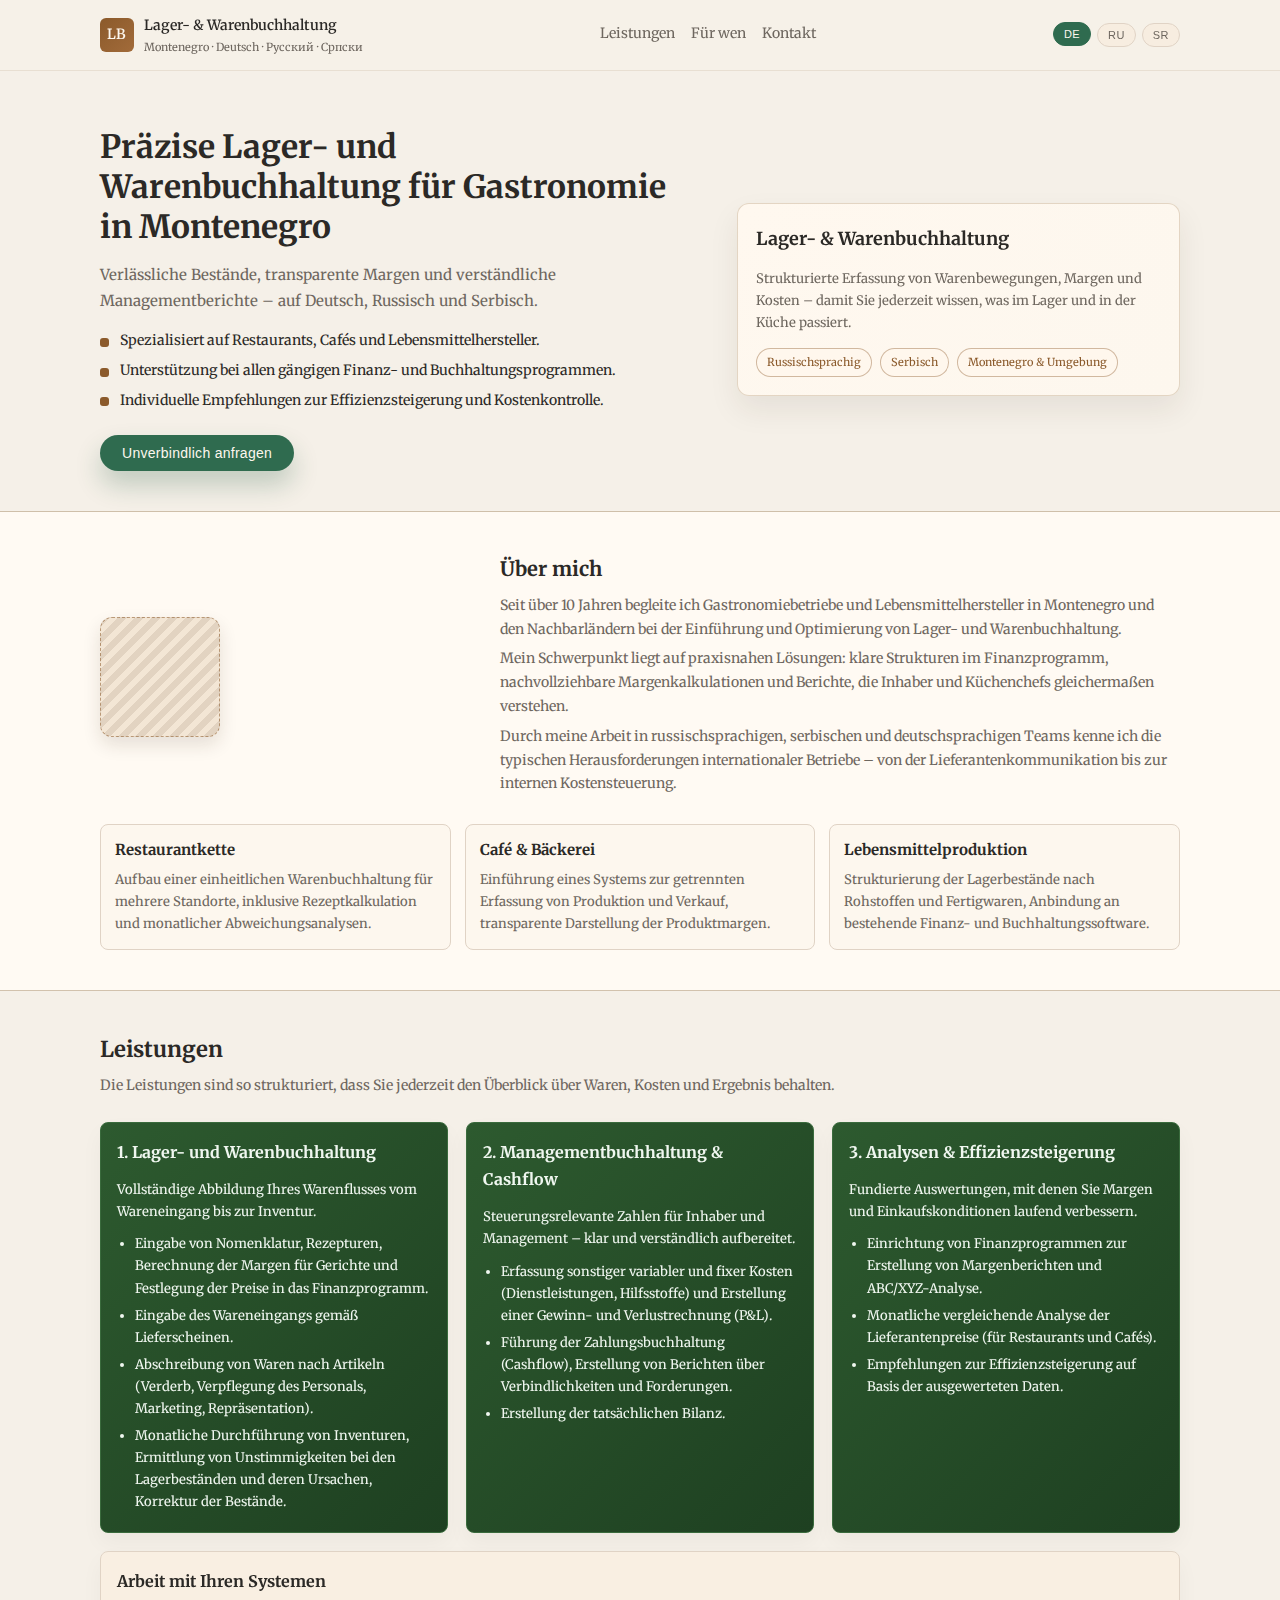
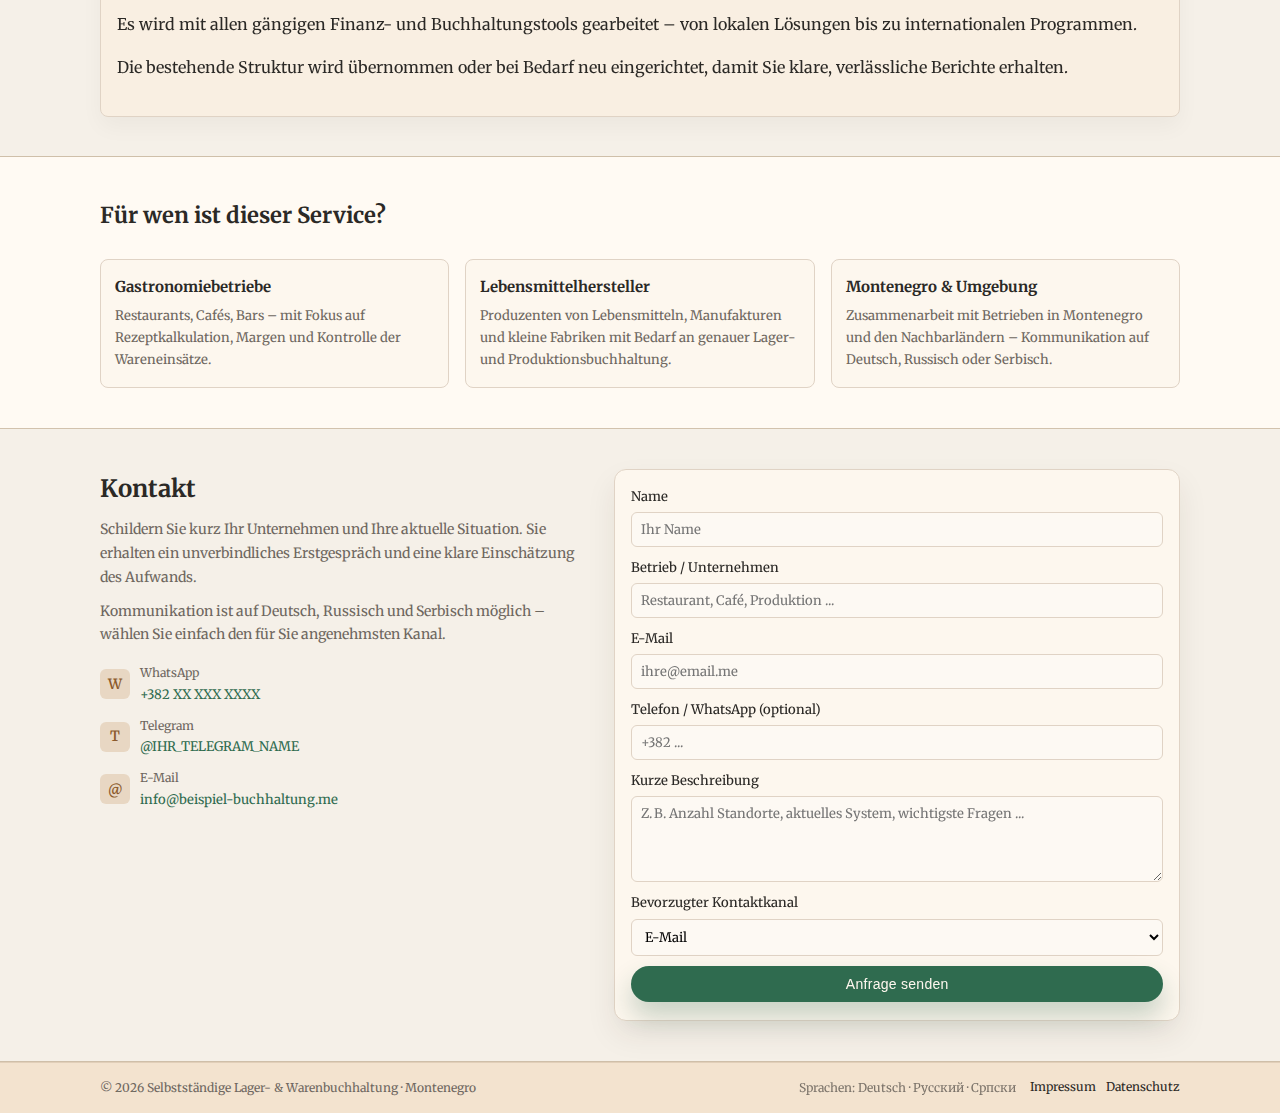
<file: index.html>
<!DOCTYPE html>
<html lang="de">
<head>
    <link rel="preconnect" href="https://fonts.googleapis.com">
<link rel="preconnect" href="https://fonts.gstatic.com" crossorigin>
<link href="https://fonts.googleapis.com/css2?family=Merriweather:ital,wght@0,300;0,400;0,700;0,900;1,300;1,400;1,700;1,900&display=swap" rel="stylesheet">
    <meta charset="UTF-8">
    <title>Lager- & Warenbuchhaltung – Montenegro</title>
    <meta name="viewport" content="width=device-width, initial-scale=1">
    <meta name="description" content="Selbstständige Buchhaltung für Lager- und Warenbuchhaltung, Managementbuchhaltung und Analysen für Gastronomiebetriebe und Lebensmittelhersteller in Montenegro – Deutsch, Russisch & Serbisch.">
    <link rel="stylesheet" href="style.css">
</head>
<body>
<header class="site-header">
    <div class="container header-inner">
        <div class="logo">
            <div class="logo-mark">LB</div>
            <div class="logo-text">
                <span class="logo-title" data-i18n="logoTitle">Lager- &amp; Warenbuchhaltung</span>
                <span class="logo-subtitle" data-i18n="logoSubtitle">Montenegro · Deutsch · Русский · Српски</span>
            </div>
        </div>
        <nav class="main-nav">
            <a href="#leistungen" data-i18n="navServices">Leistungen</a>
            <a href="#branchen" data-i18n="navIndustries">Für wen</a>
            <a href="#kontakt" data-i18n="navContact">Kontakt</a>
        </nav>
        <div class="lang-switch">
            <button class="lang-btn active" data-lang="de">DE</button>
            <button class="lang-btn" data-lang="ru">RU</button>
            <button class="lang-btn" data-lang="sr">SR</button>
        </div>
    </div>
</header>

<main class="main-wrapper">
    <!-- HERO -->
    <section class="hero">
        <div class="container hero-inner">
            <div class="hero-text">
                <h1 data-i18n="heroTitle">
                    Präzise Lager- und Warenbuchhaltung für Gastronomie in Montenegro
                </h1>
                <p class="hero-subtitle" data-i18n="heroSubtitle">
                    Verlässliche Bestände, transparente Margen und verständliche Managementberichte – auf Deutsch, Russisch und Serbisch.
                </p>
                <ul class="hero-points">
                    <li data-i18n="heroPoint1">Spezialisiert auf Restaurants, Cafés und Lebensmittelhersteller.</li>
                    <li data-i18n="heroPoint2">Unterstützung bei allen gängigen Finanz- und Buchhaltungsprogrammen.</li>
                    <li data-i18n="heroPoint3">Individuelle Empfehlungen zur Effizienzsteigerung und Kostenkontrolle.</li>
                </ul>
                <button class="btn btn-primary" id="hero-cta" data-i18n="heroCta">
                    Unverbindlich anfragen
                </button>
            </div>
            <div class="hero-panel">
                <div class="hero-card">
                    <h2 data-i18n="heroCardTitle">Lager- &amp; Warenbuchhaltung</h2>
                    <p data-i18n="heroCardText">
                        Strukturierte Erfassung von Warenbewegungen, Margen und Kosten – damit Sie jederzeit wissen,
                        was im Lager und in der Küche passiert.
                    </p>
                    <div class="hero-badges">
                        <span class="badge" data-i18n="heroBadge1">Russischsprachig</span>
                        <span class="badge" data-i18n="heroBadge2">Serbisch</span>
                        <span class="badge" data-i18n="heroBadge3">Montenegro &amp; Umgebung</span>
                    </div>
                </div>
            </div>
        </div>
    </section>
         <!-- PORTFOLIO / ÜBER MICH -->
    <!-- PORTFOLIO / ÜBER MICH -->
<section id="portfolio" class="section section-alt">
    <div class="container portfolio-layout">
        <div class="profile-card">
            <div class="profile-photo" aria-label="Platzhalter für Profilbild"></div>
            <!-- Später echtes Bild einfügen:
            <img src="img/profil.jpg" alt="Profilfoto ..." class="profile-photo-img">
            -->
            <div class="profile-text">
                <h2 data-i18n="aboutTitle">Über mich</h2>
                <p data-i18n="aboutP1">
                    Seit über 10&nbsp;Jahren begleite ich Gastronomiebetriebe und Lebensmittelhersteller
                    in Montenegro und den Nachbarländern bei der Einführung und Optimierung von Lager-
                    und Warenbuchhaltung.
                </p>
                <p data-i18n="aboutP2">
                    Mein Schwerpunkt liegt auf praxisnahen Lösungen: klare Strukturen im Finanzprogramm,
                    nachvollziehbare Margenkalkulationen und Berichte, die Inhaber und Küchenchefs
                    gleichermaßen verstehen.
                </p>
                <p data-i18n="aboutP3">
                    Durch meine Arbeit in russischsprachigen, serbischen und deutschsprachigen Teams
                    kenne ich die typischen Herausforderungen internationaler Betriebe – von der
                    Lieferantenkommunikation bis zur internen Kostensteuerung.
                </p>
            </div>
        </div>

        <div class="portfolio-grid">
            <article class="portfolio-item">
                <h3 data-i18n="portfolio1Title">Restaurantkette</h3>
                <p data-i18n="portfolio1Text">
                    Aufbau einer einheitlichen Warenbuchhaltung für mehrere Standorte, inklusive
                    Rezeptkalkulation und monatlicher Abweichungsanalysen.
                </p>
            </article>
            <article class="portfolio-item">
                <h3 data-i18n="portfolio2Title">Café &amp; Bäckerei</h3>
                <p data-i18n="portfolio2Text">
                    Einführung eines Systems zur getrennten Erfassung von Produktion und Verkauf,
                    transparente Darstellung der Produktmargen.
                </p>
            </article>
            <article class="portfolio-item">
                <h3 data-i18n="portfolio3Title">Lebensmittelproduktion</h3>
                <p data-i18n="portfolio3Text">
                    Strukturierung der Lagerbestände nach Rohstoffen und Fertigwaren, Anbindung an
                    bestehende Finanz- und Buchhaltungssoftware.
                </p>
            </article>
        </div>
    </div>
</section>

    <!-- LEISTUNGEN -->
    <section id="leistungen" class="section">
        <div class="container">
            <header class="section-header">
                <h2 data-i18n="servicesTitle">Leistungen</h2>
                <p data-i18n="servicesIntro">
                    Die Leistungen sind so strukturiert, dass Sie jederzeit den Überblick über Waren, Kosten und Ergebnis behalten.
                </p>
            </header>

            <div class="cards-grid">
                <!-- Lager- und Warenbuchhaltung -->
                <article class="card card-service">
                    <h3 data-i18n="card1Title">1. Lager- und Warenbuchhaltung</h3>
                    <p class="card-intro" data-i18n="card1Intro">
                        Vollständige Abbildung Ihres Warenflusses vom Wareneingang bis zur Inventur.
                    </p>
                    <ul class="card-list">
                        <li data-i18n="card1Item1">
                            Eingabe von Nomenklatur, Rezepturen, Berechnung der Margen für Gerichte
                            und Festlegung der Preise in das Finanzprogramm.
                        </li>
                        <li data-i18n="card1Item2">
                            Eingabe des Wareneingangs gemäß Lieferscheinen.
                        </li>
                        <li data-i18n="card1Item3">
                            Abschreibung von Waren nach Artikeln (Verderb, Verpflegung des Personals, Marketing, Repräsentation).
                        </li>
                        <li data-i18n="card1Item4">
                            Monatliche Durchführung von Inventuren, Ermittlung von Unstimmigkeiten bei den Lagerbeständen
                            und deren Ursachen, Korrektur der Bestände.
                        </li>
                    </ul>
                </article>

                <!-- Managementbuchhaltung & Cashflow -->
                <article class="card card-service">
                    <h3 data-i18n="card2Title">2. Managementbuchhaltung &amp; Cashflow</h3>
                    <p class="card-intro" data-i18n="card2Intro">
                        Steuerungsrelevante Zahlen für Inhaber und Management – klar und verständlich aufbereitet.
                    </p>
                    <ul class="card-list">
                        <li data-i18n="card2Item1">
                            Erfassung sonstiger variabler und fixer Kosten (Dienstleistungen, Hilfsstoffe)
                            und Erstellung einer Gewinn- und Verlustrechnung (P&amp;L).
                        </li>
                        <li data-i18n="card2Item2">
                            Führung der Zahlungsbuchhaltung (Cashflow), Erstellung von Berichten
                            über Verbindlichkeiten und Forderungen.
                        </li>
                        <li data-i18n="card2Item3">
                            Erstellung der tatsächlichen Bilanz.
                        </li>
                    </ul>
                </article>

                <!-- Analysen & Optimierung -->
                <article class="card card-service">
                    <h3 data-i18n="card3Title">3. Analysen &amp; Effizienzsteigerung</h3>
                    <p class="card-intro" data-i18n="card3Intro">
                        Fundierte Auswertungen, mit denen Sie Margen und Einkaufskonditionen laufend verbessern.
                    </p>
                    <ul class="card-list">
                        <li data-i18n="card3Item1">
                            Einrichtung von Finanzprogrammen zur Erstellung von Margenberichten und ABC/XYZ-Analyse.
                        </li>
                        <li data-i18n="card3Item2">
                            Monatliche vergleichende Analyse der Lieferantenpreise (für Restaurants und Cafés).
                        </li>
                        <li data-i18n="card3Item3">
                            Empfehlungen zur Effizienzsteigerung auf Basis der ausgewerteten Daten.
                        </li>
                    </ul>
                </article>

                <!-- Tools -->
                <article class="card card-soft">
                    <h3 data-i18n="card4Title">Arbeit mit Ihren Systemen</h3>
                    <p data-i18n="card4Text1">
                        Es wird mit allen gängigen Finanz- und Buchhaltungstools gearbeitet – von lokalen Lösungen
                        bis zu internationalen Programmen.
                    </p>
                    <p data-i18n="card4Text2">
                        Die bestehende Struktur wird übernommen oder bei Bedarf neu eingerichtet, damit Sie klare,
                        verlässliche Berichte erhalten.
                    </p>
                </article>
            </div>
        </div>
    </section>

    <!-- BRANCHEN -->
    <section id="branchen" class="section section-alt">
        <div class="container">
            <header class="section-header">
                <h2 data-i18n="industriesTitle">Für wen ist dieser Service?</h2>
            </header>
            <div class="industries-grid">
                <article class="industry-card">
                    <h3 data-i18n="industry1Title">Gastronomiebetriebe</h3>
                    <p data-i18n="industry1Text">
                        Restaurants, Cafés, Bars – mit Fokus auf Rezeptkalkulation, Margen und Kontrolle der Wareneinsätze.
                    </p>
                </article>
                <article class="industry-card">
                    <h3 data-i18n="industry2Title">Lebensmittelhersteller</h3>
                    <p data-i18n="industry2Text">
                        Produzenten von Lebensmitteln, Manufakturen und kleine Fabriken mit Bedarf an genauer
                        Lager- und Produktionsbuchhaltung.
                    </p>
                </article>
                <article class="industry-card">
                    <h3 data-i18n="industry3Title">Montenegro &amp; Umgebung</h3>
                    <p data-i18n="industry3Text">
                        Zusammenarbeit mit Betrieben in Montenegro und den Nachbarländern – Kommunikation
                        auf Deutsch, Russisch oder Serbisch.
                    </p>
                </article>
            </div>
        </div>
    </section>

    <!-- KONTAKT -->
    <section id="kontakt" class="section">
        <div class="container contact-layout">
            <div class="contact-text">
                <h2 data-i18n="contactTitle">Kontakt</h2>
                <p data-i18n="contactIntro1">
                    Schildern Sie kurz Ihr Unternehmen und Ihre aktuelle Situation. Sie erhalten ein unverbindliches
                    Erstgespräch und eine klare Einschätzung des Aufwands.
                </p>
                <p data-i18n="contactIntro2">
                    Kommunikation ist auf Deutsch, Russisch und Serbisch möglich – wählen Sie einfach den für Sie
                    angenehmsten Kanal.
                </p>

                <div class="contact-channels">
                    <div class="channel">
                        <div class="channel-icon">W</div>
                        <div class="channel-body">
                            <div class="channel-label">WhatsApp</div>
                            <a href="https://wa.me/382XXXXXXXXX" class="channel-link">
                                +382 XX XXX XXXX
                            </a>
                        </div>
                    </div>
                    <div class="channel">
                        <div class="channel-icon">T</div>
                        <div class="channel-body">
                            <div class="channel-label">Telegram</div>
                            <a href="https://t.me/IHR_TELEGRAM_NAME" class="channel-link">
                                @IHR_TELEGRAM_NAME
                            </a>
                        </div>
                    </div>
                    <div class="channel">
                        <div class="channel-icon">@</div>
                        <div class="channel-body">
                            <div class="channel-label">E‑Mail</div>
                            <a href="mailto:info@beispiel-buchhaltung.me" class="channel-link">
                                info@beispiel-buchhaltung.me
                            </a>
                        </div>
                    </div>
                </div>
            </div>

            <div class="contact-form-wrapper">
                <form
                    class="contact-form"
                    action="https://api.staticforms.xyz/submit"
                    method="post"
                >
                    <!-- StaticForms: bitte AccessKey & Redirect-URL ersetzen -->
                    <input type="hidden" name="accessKey" value="YOUR_STATICFORMS_ACCESS_KEY">
                    <input type="hidden" name="redirectTo" value="https://ihre-domain.me/danke.html">

                    <div class="form-row">
                        <label for="name" data-i18n="formNameLabel">Name</label>
                        <input type="text" id="name" name="name" required
                               placeholder="Ihr Name" data-i18n-placeholder="formNamePlaceholder">
                    </div>

                    <div class="form-row">
                        <label for="company" data-i18n="formCompanyLabel">Betrieb / Unternehmen</label>
                        <input type="text" id="company" name="company"
                               placeholder="Restaurant, Café, Produktion ..." data-i18n-placeholder="formCompanyPlaceholder">
                    </div>

                    <div class="form-row">
                        <label for="email" data-i18n="formEmailLabel">E‑Mail</label>
                        <input type="email" id="email" name="email" required
                               placeholder="ihre@email.me" data-i18n-placeholder="formEmailPlaceholder">
                    </div>

                    <div class="form-row">
                        <label for="phone" data-i18n="formPhoneLabel">Telefon / WhatsApp (optional)</label>
                        <input type="tel" id="phone" name="phone"
                               placeholder="+382 ..." data-i18n-placeholder="formPhonePlaceholder">
                    </div>

                    <div class="form-row">
                        <label for="message" data-i18n="formMessageLabel">Kurze Beschreibung</label>
                        <textarea id="message" name="message" rows="4" required
                                  placeholder="Z. B. Anzahl Standorte, aktuelles System, wichtigste Fragen ..."
                                  data-i18n-placeholder="formMessagePlaceholder"></textarea>
                    </div>

                    <div class="form-row">
                        <label for="channel" data-i18n="formChannelLabel">Bevorzugter Kontaktkanal</label>
                        <select id="channel" name="channel">
                            <option value="email" data-i18n="formChannelEmail">E‑Mail</option>
                            <option value="whatsapp" data-i18n="formChannelWhatsApp">WhatsApp</option>
                            <option value="telegram" data-i18n="formChannelTelegram">Telegram</option>
                            <option value="phone" data-i18n="formChannelPhone">Telefon</option>
                        </select>
                    </div>

                    <button type="submit" class="btn btn-primary" data-i18n="formSubmit">
                        Anfrage senden
                    </button>
                </form>
            </div>
        </div>
    </section>
</main>

<!-- FOOTER -->
<footer class="site-footer">
    <div class="container footer-inner">
        <span>
            &copy; <span id="year"></span>
            <span data-i18n="footerName">Selbstständige Lager- &amp; Warenbuchhaltung · Montenegro</span>
        </span>
        <div class="footer-right">
            <span class="footer-lang-note" data-i18n="footerLanguages">
                Sprachen: Deutsch · Русский · Српски
            </span>
            <nav class="footer-links">
                <a href="impressum.html">Impressum</a>
                <a href="datenschutz.html">Datenschutz</a>
            </nav>
        </div>
    </div>
</footer>


<script src="script.js"></script>
</body>
</html>
</file>
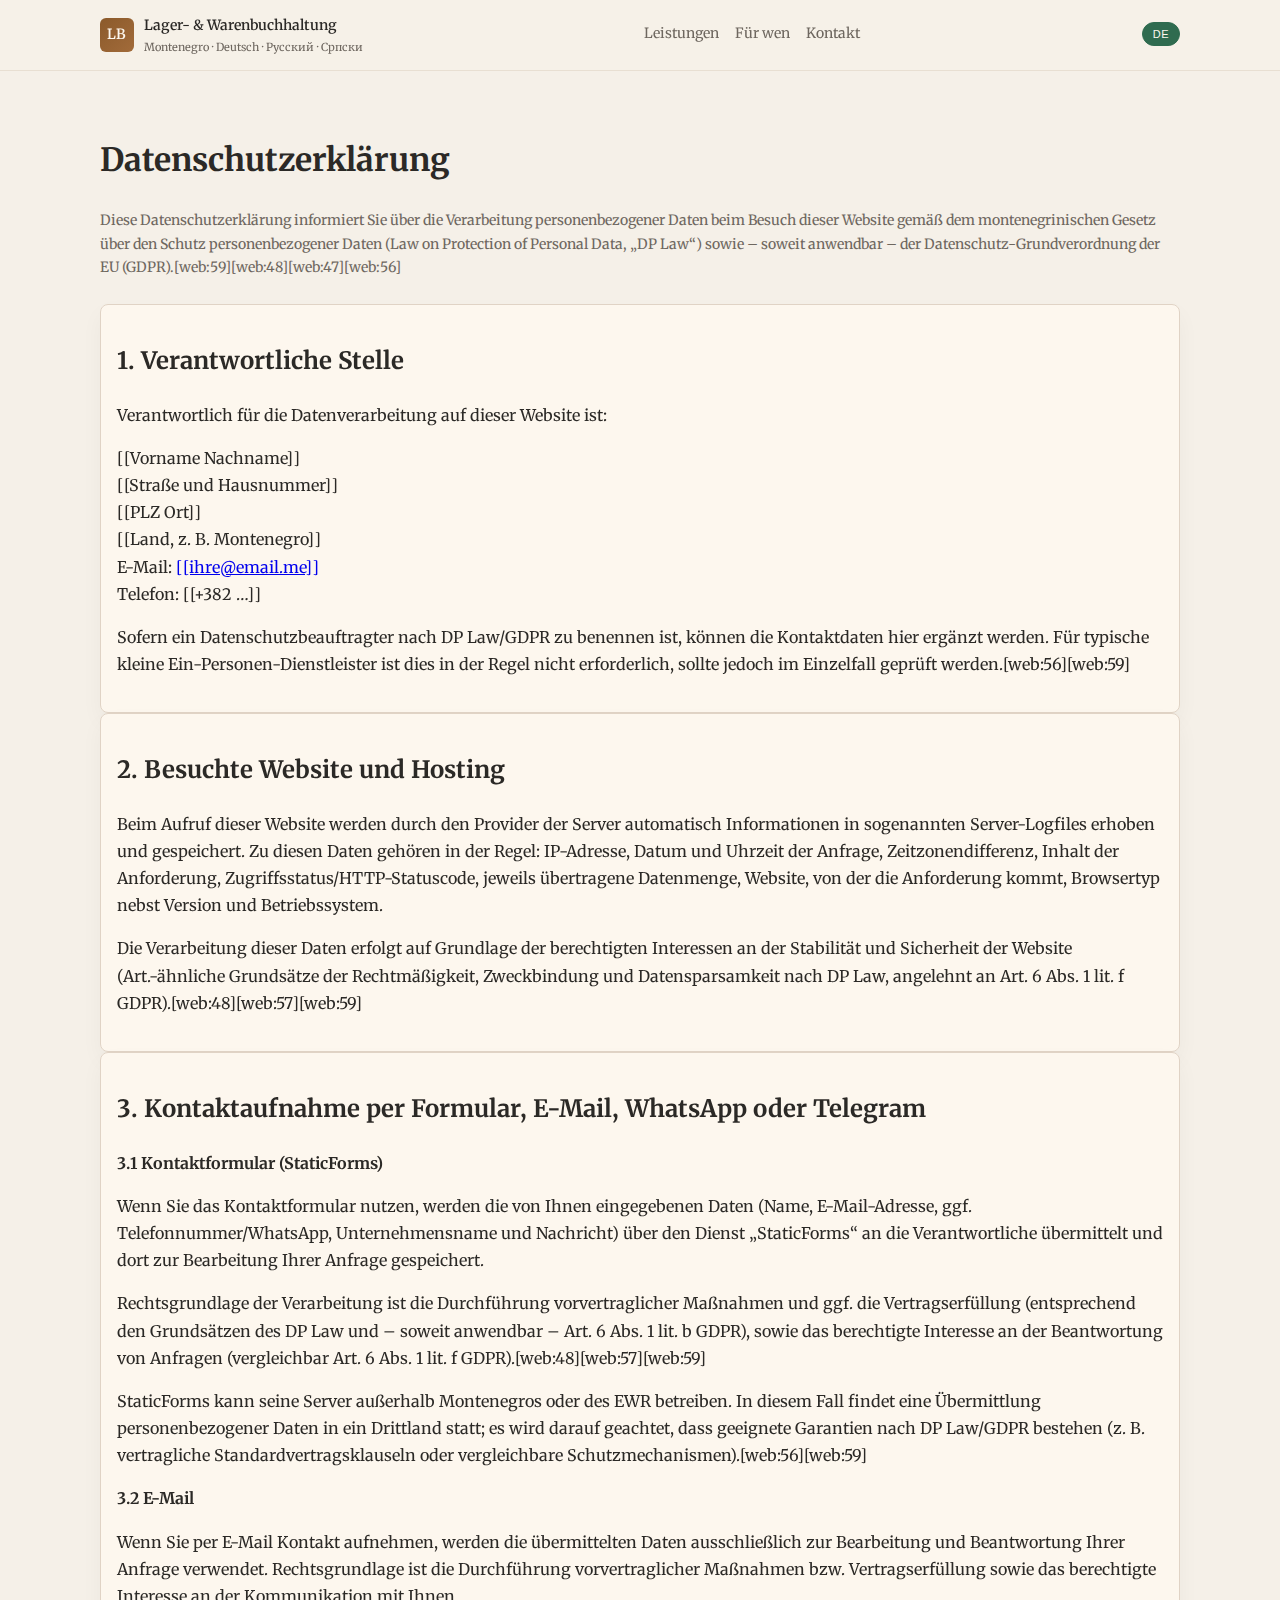
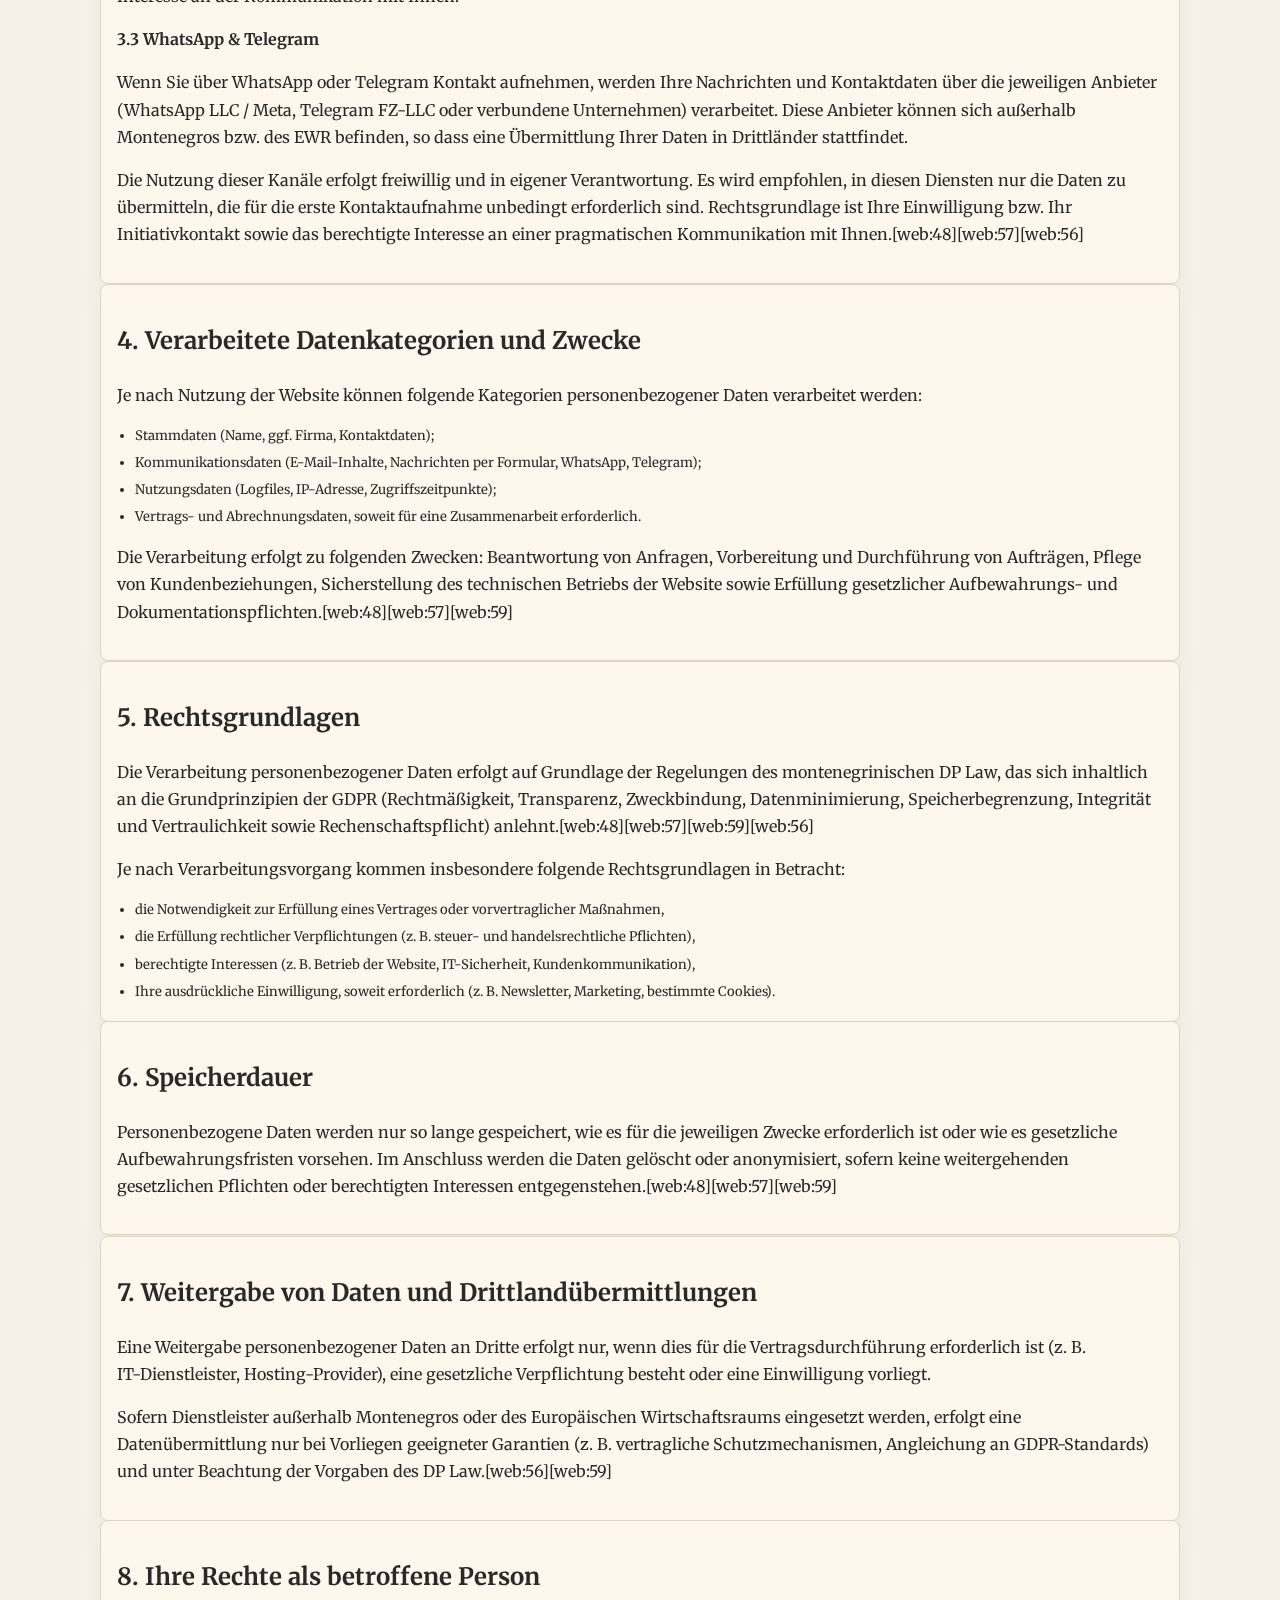
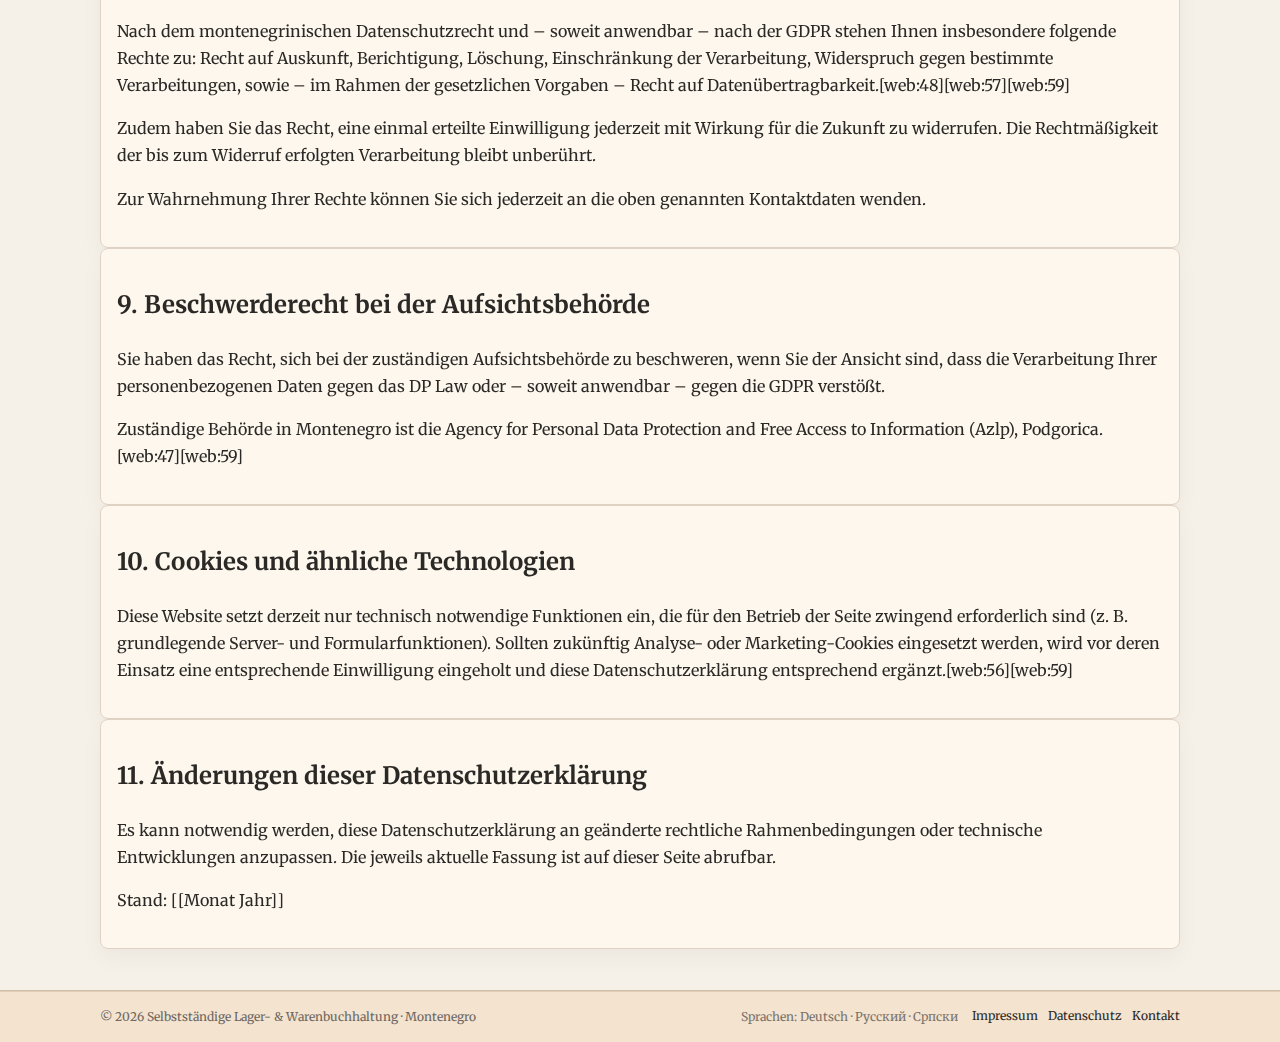
<file: datenschutz.html>
<!DOCTYPE html>
<html lang="de">
<head>
    <meta charset="UTF-8">
    <title>Datenschutzerklärung – Lager- &amp; Warenbuchhaltung Montenegro</title>
    <meta name="viewport" content="width=device-width, initial-scale=1">
    <meta name="robots" content="noindex,follow">
    <link rel="preconnect" href="https://fonts.googleapis.com">
<link rel="preconnect" href="https://fonts.gstatic.com" crossorigin>
<link href="https://fonts.googleapis.com/css2?family=Merriweather:ital,wght@0,300;0,400;0,700;0,900;1,300;1,400;1,700;1,900&display=swap" rel="stylesheet">
    <link rel="stylesheet" href="style.css">
</head>
<body>
<header class="site-header">
    <div class="container header-inner">
        <div class="logo">
            <div class="logo-mark">LB</div>
            <div class="logo-text">
                <span class="logo-title">Lager- &amp; Warenbuchhaltung</span>
                <span class="logo-subtitle">Montenegro · Deutsch · Русский · Српски</span>
            </div>
        </div>
        <nav class="main-nav">
            <a href="index.html#leistungen">Leistungen</a>
            <a href="index.html#branchen">Für wen</a>
            <a href="index.html#kontakt">Kontakt</a>
        </nav>
        <div class="lang-switch">
            <button class="lang-btn active" data-lang="de">DE</button>
        </div>
    </div>
</header>

<main>
    <section class="section">
        <div class="container">
            <header class="section-header">
                <h1>Datenschutzerklärung</h1>
                <p>
                    Diese Datenschutzerklärung informiert Sie über die Verarbeitung personenbezogener Daten
                    beim Besuch dieser Website gemäß dem montenegrinischen Gesetz über den Schutz
                    personenbezogener Daten (Law on Protection of Personal Data, „DP Law“)
                    sowie – soweit anwendbar – der Datenschutz-Grundverordnung der EU (GDPR).[web:59][web:48][web:47][web:56]
                </p>
            </header>

            <article class="card">
                <h2>1. Verantwortliche Stelle</h2>
                <p>
                    Verantwortlich für die Datenverarbeitung auf dieser Website ist:
                </p>
                <p>
                    [[Vorname Nachname]]<br>
                    [[Straße und Hausnummer]]<br>
                    [[PLZ Ort]]<br>
                    [[Land, z.&nbsp;B. Montenegro]]<br>
                    E‑Mail: <a href="mailto:[[ihre@email.me]]">[[ihre@email.me]]</a><br>
                    Telefon: [[+382&nbsp;…]]
                </p>
                <p>
                    Sofern ein Datenschutzbeauftragter nach DP Law/GDPR zu benennen ist, können die Kontaktdaten
                    hier ergänzt werden. Für typische kleine Ein-Personen‑Dienstleister ist dies in der Regel
                    nicht erforderlich, sollte jedoch im Einzelfall geprüft werden.[web:56][web:59]
                </p>
            </article>

            <article class="card">
                <h2>2. Besuchte Website und Hosting</h2>
                <p>
                    Beim Aufruf dieser Website werden durch den Provider der Server automatisch Informationen
                    in sogenannten Server‑Logfiles erhoben und gespeichert. Zu diesen Daten gehören in der Regel:
                    IP‑Adresse, Datum und Uhrzeit der Anfrage, Zeitzonendifferenz, Inhalt der Anforderung,
                    Zugriffsstatus/HTTP‑Statuscode, jeweils übertragene Datenmenge, Website, von der die Anforderung kommt,
                    Browsertyp nebst Version und Betriebssystem.
                </p>
                <p>
                    Die Verarbeitung dieser Daten erfolgt auf Grundlage der berechtigten Interessen
                    an der Stabilität und Sicherheit der Website (Art.‑ähnliche Grundsätze der Rechtmäßigkeit,
                    Zweckbindung und Datensparsamkeit nach DP Law, angelehnt an Art. 6 Abs. 1 lit. f GDPR).[web:48][web:57][web:59]
                </p>
            </article>

            <article class="card">
                <h2>3. Kontaktaufnahme per Formular, E‑Mail, WhatsApp oder Telegram</h2>
                <h3>3.1 Kontaktformular (StaticForms)</h3>
                <p>
                    Wenn Sie das Kontaktformular nutzen, werden die von Ihnen eingegebenen Daten
                    (Name, E‑Mail‑Adresse, ggf. Telefonnummer/WhatsApp, Unternehmensname und Nachricht)
                    über den Dienst „StaticForms“ an die Verantwortliche übermittelt und dort zur Bearbeitung
                    Ihrer Anfrage gespeichert.
                </p>
                <p>
                    Rechtsgrundlage der Verarbeitung ist die Durchführung vorvertraglicher Maßnahmen
                    und ggf. die Vertragserfüllung (entsprechend den Grundsätzen des DP Law und – soweit anwendbar –
                    Art. 6 Abs. 1 lit. b GDPR), sowie das berechtigte Interesse an der Beantwortung von Anfragen
                    (vergleichbar Art. 6 Abs. 1 lit. f GDPR).[web:48][web:57][web:59]
                </p>
                <p>
                    StaticForms kann seine Server außerhalb Montenegros oder des EWR betreiben.
                    In diesem Fall findet eine Übermittlung personenbezogener Daten in ein Drittland statt;
                    es wird darauf geachtet, dass geeignete Garantien nach DP Law/GDPR bestehen
                    (z.&nbsp;B. vertragliche Standardvertragsklauseln oder vergleichbare Schutzmechanismen).[web:56][web:59]
                </p>

                <h3>3.2 E‑Mail</h3>
                <p>
                    Wenn Sie per E‑Mail Kontakt aufnehmen, werden die übermittelten Daten ausschließlich
                    zur Bearbeitung und Beantwortung Ihrer Anfrage verwendet. Rechtsgrundlage ist
                    die Durchführung vorvertraglicher Maßnahmen bzw. Vertragserfüllung sowie das berechtigte
                    Interesse an der Kommunikation mit Ihnen.
                </p>

                <h3>3.3 WhatsApp &amp; Telegram</h3>
                <p>
                    Wenn Sie über WhatsApp oder Telegram Kontakt aufnehmen, werden Ihre Nachrichten und
                    Kontaktdaten über die jeweiligen Anbieter (WhatsApp LLC / Meta, Telegram FZ‑LLC oder verbundene Unternehmen)
                    verarbeitet. Diese Anbieter können sich außerhalb Montenegros bzw. des EWR befinden, so dass
                    eine Übermittlung Ihrer Daten in Drittländer stattfindet.
                </p>
                <p>
                    Die Nutzung dieser Kanäle erfolgt freiwillig und in eigener Verantwortung.
                    Es wird empfohlen, in diesen Diensten nur die Daten zu übermitteln, die für die erste Kontaktaufnahme
                    unbedingt erforderlich sind. Rechtsgrundlage ist Ihre Einwilligung bzw. Ihr Initiativkontakt
                    sowie das berechtigte Interesse an einer pragmatischen Kommunikation mit Ihnen.[web:48][web:57][web:56]
                </p>
            </article>

            <article class="card">
                <h2>4. Verarbeitete Datenkategorien und Zwecke</h2>
                <p>
                    Je nach Nutzung der Website können folgende Kategorien personenbezogener Daten verarbeitet werden:
                </p>
                <ul class="card-list">
                    <li>Stammdaten (Name, ggf. Firma, Kontaktdaten);</li>
                    <li>Kommunikationsdaten (E‑Mail‑Inhalte, Nachrichten per Formular, WhatsApp, Telegram);</li>
                    <li>Nutzungsdaten (Logfiles, IP‑Adresse, Zugriffszeitpunkte);</li>
                    <li>Vertrags‑ und Abrechnungsdaten, soweit für eine Zusammenarbeit erforderlich.</li>
                </ul>
                <p>
                    Die Verarbeitung erfolgt zu folgenden Zwecken:
                    Beantwortung von Anfragen, Vorbereitung und Durchführung von Aufträgen,
                    Pflege von Kundenbeziehungen, Sicherstellung des technischen Betriebs der Website
                    sowie Erfüllung gesetzlicher Aufbewahrungs‑ und Dokumentationspflichten.[web:48][web:57][web:59]
                </p>
            </article>

            <article class="card">
                <h2>5. Rechtsgrundlagen</h2>
                <p>
                    Die Verarbeitung personenbezogener Daten erfolgt auf Grundlage der Regelungen
                    des montenegrinischen DP Law, das sich inhaltlich an die Grundprinzipien der GDPR
                    (Rechtmäßigkeit, Transparenz, Zweckbindung, Datenminimierung, Speicherbegrenzung,
                    Integrität und Vertraulichkeit sowie Rechenschaftspflicht) anlehnt.[web:48][web:57][web:59][web:56]
                </p>
                <p>
                    Je nach Verarbeitungsvorgang kommen insbesondere folgende Rechtsgrundlagen in Betracht:
                </p>
                <ul class="card-list">
                    <li>die Notwendigkeit zur Erfüllung eines Vertrages oder vorvertraglicher Maßnahmen,</li>
                    <li>die Erfüllung rechtlicher Verpflichtungen (z.&nbsp;B. steuer‑ und handelsrechtliche Pflichten),</li>
                    <li>berechtigte Interessen (z.&nbsp;B. Betrieb der Website, IT‑Sicherheit, Kundenkommunikation),</li>
                    <li>Ihre ausdrückliche Einwilligung, soweit erforderlich (z.&nbsp;B. Newsletter, Marketing, bestimmte Cookies).</li>
                </ul>
            </article>

            <article class="card">
                <h2>6. Speicherdauer</h2>
                <p>
                    Personenbezogene Daten werden nur so lange gespeichert, wie es für die jeweiligen Zwecke
                    erforderlich ist oder wie es gesetzliche Aufbewahrungsfristen vorsehen. Im Anschluss
                    werden die Daten gelöscht oder anonymisiert, sofern keine weitergehenden gesetzlichen
                    Pflichten oder berechtigten Interessen entgegenstehen.[web:48][web:57][web:59]
                </p>
            </article>

            <article class="card">
                <h2>7. Weitergabe von Daten und Drittlandübermittlungen</h2>
                <p>
                    Eine Weitergabe personenbezogener Daten an Dritte erfolgt nur, wenn dies für die
                    Vertragsdurchführung erforderlich ist (z.&nbsp;B. IT‑Dienstleister, Hosting‑Provider),
                    eine gesetzliche Verpflichtung besteht oder eine Einwilligung vorliegt.
                </p>
                <p>
                    Sofern Dienstleister außerhalb Montenegros oder des Europäischen Wirtschaftsraums eingesetzt werden,
                    erfolgt eine Datenübermittlung nur bei Vorliegen geeigneter Garantien
                    (z.&nbsp;B. vertragliche Schutzmechanismen, Angleichung an GDPR‑Standards)
                    und unter Beachtung der Vorgaben des DP Law.[web:56][web:59]
                </p>
            </article>

            <article class="card">
                <h2>8. Ihre Rechte als betroffene Person</h2>
                <p>
                    Nach dem montenegrinischen Datenschutzrecht und – soweit anwendbar – nach der GDPR
                    stehen Ihnen insbesondere folgende Rechte zu: Recht auf Auskunft, Berichtigung, Löschung,
                    Einschränkung der Verarbeitung, Widerspruch gegen bestimmte Verarbeitungen,
                    sowie – im Rahmen der gesetzlichen Vorgaben – Recht auf Datenübertragbarkeit.[web:48][web:57][web:59]
                </p>
                <p>
                    Zudem haben Sie das Recht, eine einmal erteilte Einwilligung jederzeit mit Wirkung für die Zukunft
                    zu widerrufen. Die Rechtmäßigkeit der bis zum Widerruf erfolgten Verarbeitung bleibt unberührt.
                </p>
                <p>
                    Zur Wahrnehmung Ihrer Rechte können Sie sich jederzeit an die oben genannten Kontaktdaten wenden.
                </p>
            </article>

            <article class="card">
                <h2>9. Beschwerderecht bei der Aufsichtsbehörde</h2>
                <p>
                    Sie haben das Recht, sich bei der zuständigen Aufsichtsbehörde zu beschweren,
                    wenn Sie der Ansicht sind, dass die Verarbeitung Ihrer personenbezogenen Daten
                    gegen das DP Law oder – soweit anwendbar – gegen die GDPR verstößt.
                </p>
                <p>
                    Zuständige Behörde in Montenegro ist die Agency for Personal Data Protection
                    and Free Access to Information (Azlp), Podgorica.[web:47][web:59]
                </p>
            </article>

            <article class="card">
                <h2>10. Cookies und ähnliche Technologien</h2>
                <p>
                    Diese Website setzt derzeit nur technisch notwendige Funktionen ein, die für den Betrieb
                    der Seite zwingend erforderlich sind (z.&nbsp;B. grundlegende Server‑ und Formularfunktionen).
                    Sollten zukünftig Analyse‑ oder Marketing‑Cookies eingesetzt werden, wird vor deren
                    Einsatz eine entsprechende Einwilligung eingeholt und diese Datenschutzerklärung
                    entsprechend ergänzt.[web:56][web:59]
                </p>
            </article>

            <article class="card">
                <h2>11. Änderungen dieser Datenschutzerklärung</h2>
                <p>
                    Es kann notwendig werden, diese Datenschutzerklärung an geänderte rechtliche Rahmenbedingungen
                    oder technische Entwicklungen anzupassen. Die jeweils aktuelle Fassung ist
                    auf dieser Seite abrufbar.
                </p>
                <p>
                    Stand: [[Monat Jahr]]
                </p>
            </article>
        </div>
    </section>
</main>

<footer class="site-footer">
    <div class="container footer-inner">
        <span>&copy; <span id="year"></span> Selbstständige Lager- &amp; Warenbuchhaltung · Montenegro</span>
        <div class="footer-right">
            <span class="footer-lang-note">Sprachen: Deutsch · Русский · Српски</span>
            <nav class="footer-links">
                <a href="impressum.html">Impressum</a>
                <a href="datenschutz.html">Datenschutz</a>
                <a href="index.html#kontakt">Kontakt</a>
            </nav>
        </div>
    </div>
</footer>

<script src="script.js"></script>
</body>
</html>
</file>
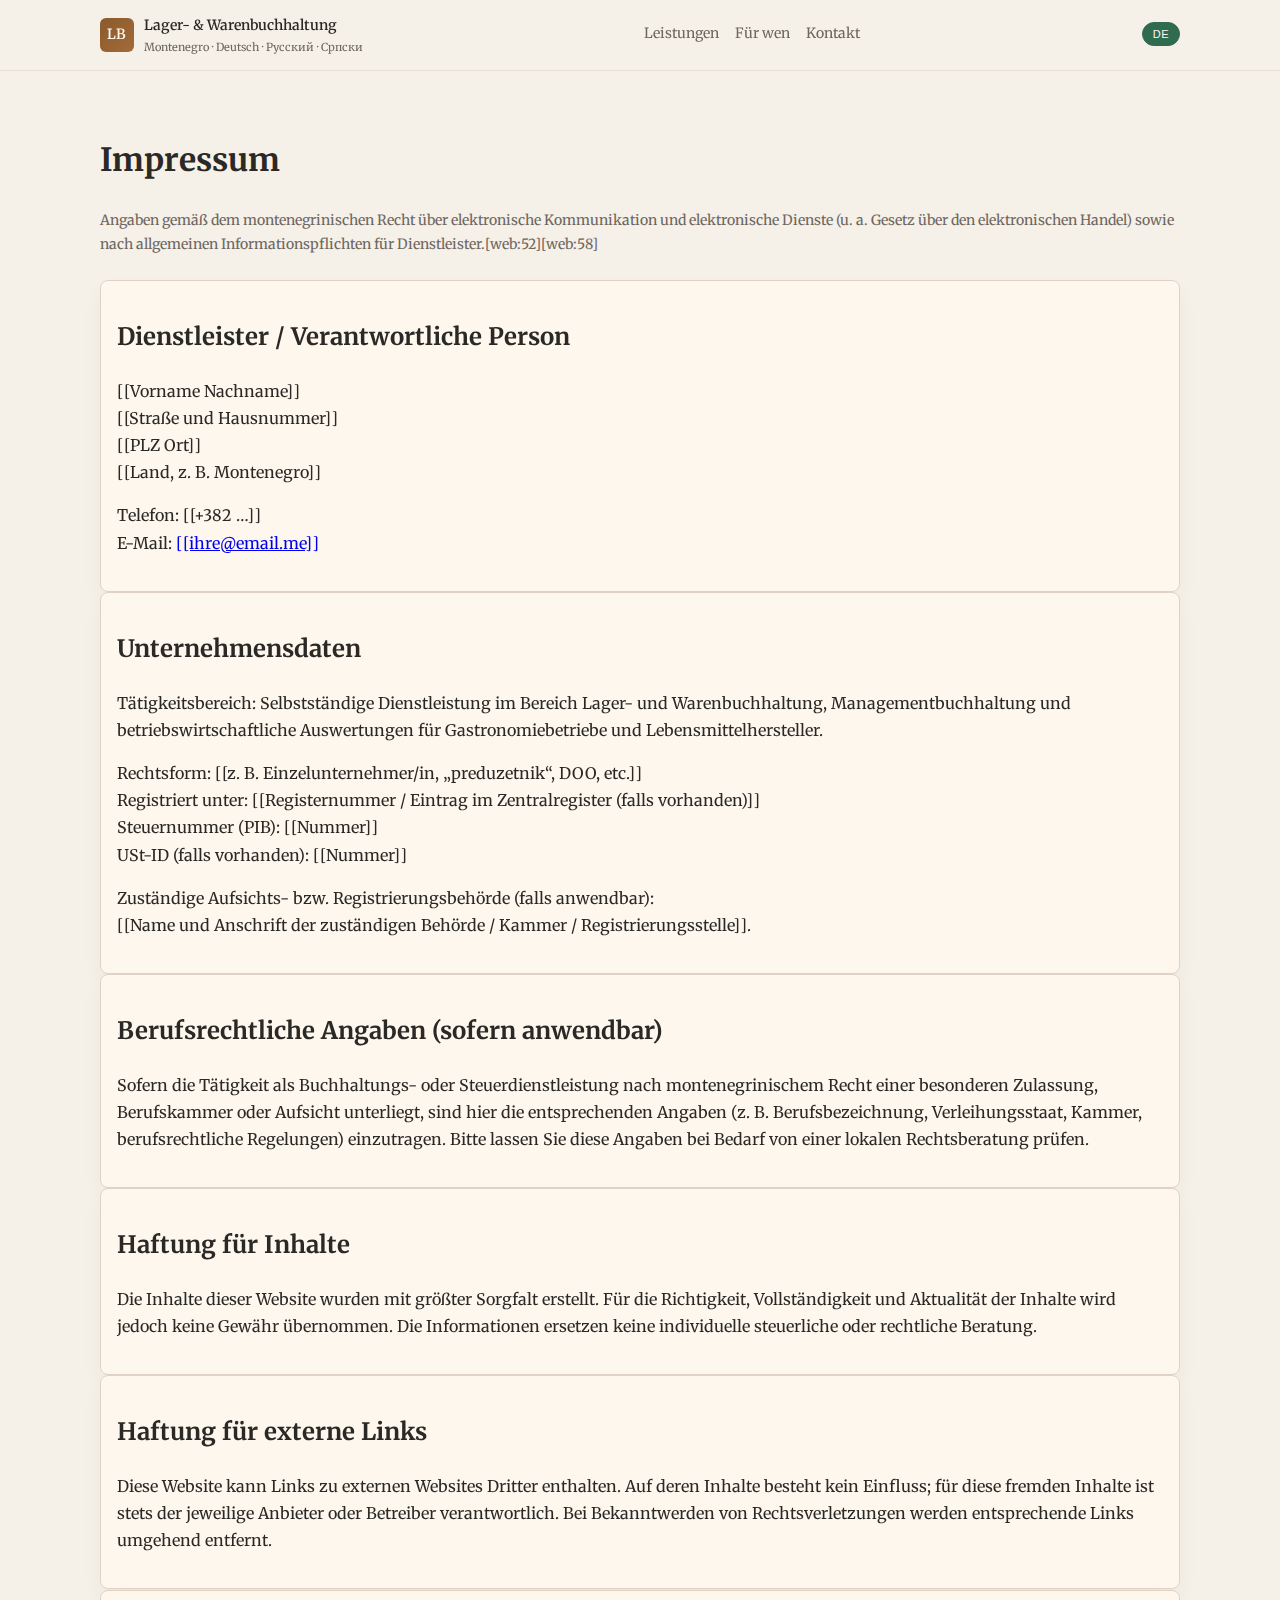
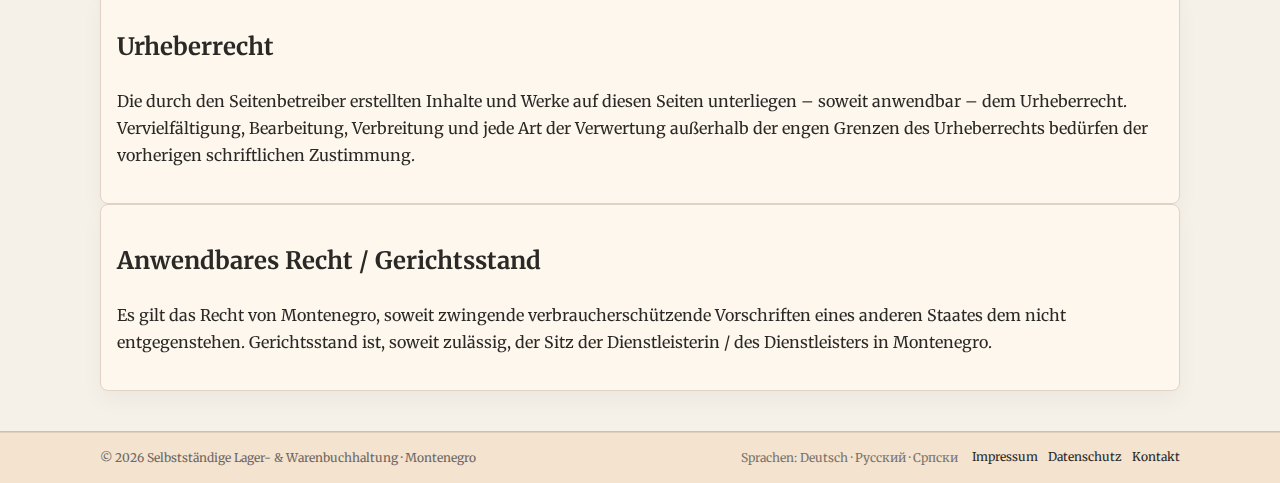
<file: impressum.html>
<!DOCTYPE html>
<html lang="de">
<head>
    <meta charset="UTF-8">
    <title>Impressum – Lager- &amp; Warenbuchhaltung Montenegro</title>
    <meta name="viewport" content="width=device-width, initial-scale=1">
    <meta name="robots" content="noindex,follow">
    <!-- gleiche Schrift & Styles wie Startseite -->
    <link rel="preconnect" href="https://fonts.googleapis.com">
<link rel="preconnect" href="https://fonts.gstatic.com" crossorigin>
<link href="https://fonts.googleapis.com/css2?family=Merriweather:ital,wght@0,300;0,400;0,700;0,900;1,300;1,400;1,700;1,900&display=swap" rel="stylesheet">
    <link rel="stylesheet" href="style.css">
</head>
<body>
<header class="site-header">
    <div class="container header-inner">
        <div class="logo">
            <div class="logo-mark">LB</div>
            <div class="logo-text">
                <span class="logo-title">Lager- &amp; Warenbuchhaltung</span>
                <span class="logo-subtitle">Montenegro · Deutsch · Русский · Српски</span>
            </div>
        </div>
        <nav class="main-nav">
            <a href="index.html#leistungen">Leistungen</a>
            <a href="index.html#branchen">Für wen</a>
            <a href="index.html#kontakt">Kontakt</a>
        </nav>
        <div class="lang-switch">
            <!-- optional nur DE aktiv, da Text rein deutsch ist -->
            <button class="lang-btn active" data-lang="de">DE</button>
        </div>
    </div>
</header>

<main>
    <section class="section">
        <div class="container">
            <header class="section-header">
                <h1>Impressum</h1>
                <p>
                    Angaben gemäß dem montenegrinischen Recht über elektronische Kommunikation
                    und elektronische Dienste (u.&nbsp;a. Gesetz über den elektronischen Handel)
                    sowie nach allgemeinen Informationspflichten für Dienstleister.[web:52][web:58]
                </p>
            </header>

            <article class="card">
                <h2>Dienstleister / Verantwortliche Person</h2>
                <p>
                    [[Vorname Nachname]]<br>
                    [[Straße und Hausnummer]]<br>
                    [[PLZ Ort]]<br>
                    [[Land, z.&nbsp;B. Montenegro]]
                </p>
                <p>
                    Telefon: [[+382&nbsp;…]]<br>
                    E‑Mail: <a href="mailto:[[ihre@email.me]]">[[ihre@email.me]]</a>
                </p>
            </article>

            <article class="card">
                <h2>Unternehmensdaten</h2>
                <p>
                    Tätigkeitsbereich: Selbstständige Dienstleistung im Bereich Lager- und Warenbuchhaltung,
                    Managementbuchhaltung und betriebswirtschaftliche Auswertungen für Gastronomiebetriebe
                    und Lebensmittelhersteller.
                </p>
                <p>
                    Rechtsform: [[z.&nbsp;B. Einzelunternehmer/in, „preduzetnik“, DOO, etc.]]<br>
                    Registriert unter: [[Registernummer / Eintrag im Zentralregister (falls vorhanden)]]<br>
                    Steuernummer (PIB): [[Nummer]]<br>
                    USt‑ID (falls vorhanden): [[Nummer]]
                </p>
                <p>
                    Zuständige Aufsichts‑ bzw. Registrierungsbehörde (falls anwendbar):<br>
                    [[Name und Anschrift der zuständigen Behörde / Kammer / Registrierungsstelle]].
                </p>
            </article>

            <article class="card">
                <h2>Berufsrechtliche Angaben (sofern anwendbar)</h2>
                <p>
                    Sofern die Tätigkeit als Buchhaltungs‑ oder Steuerdienstleistung nach montenegrinischem Recht
                    einer besonderen Zulassung, Berufskammer oder Aufsicht unterliegt, sind hier die entsprechenden
                    Angaben (z.&nbsp;B. Berufsbezeichnung, Verleihungsstaat, Kammer, berufsrechtliche Regelungen)
                    einzutragen. Bitte lassen Sie diese Angaben bei Bedarf von einer lokalen Rechtsberatung prüfen.
                </p>
            </article>

            <article class="card">
                <h2>Haftung für Inhalte</h2>
                <p>
                    Die Inhalte dieser Website wurden mit größter Sorgfalt erstellt. Für die Richtigkeit,
                    Vollständigkeit und Aktualität der Inhalte wird jedoch keine Gewähr übernommen.
                    Die Informationen ersetzen keine individuelle steuerliche oder rechtliche Beratung.
                </p>
            </article>

            <article class="card">
                <h2>Haftung für externe Links</h2>
                <p>
                    Diese Website kann Links zu externen Websites Dritter enthalten.
                    Auf deren Inhalte besteht kein Einfluss; für diese fremden Inhalte
                    ist stets der jeweilige Anbieter oder Betreiber verantwortlich.
                    Bei Bekanntwerden von Rechtsverletzungen werden entsprechende Links umgehend entfernt.
                </p>
            </article>

            <article class="card">
                <h2>Urheberrecht</h2>
                <p>
                    Die durch den Seitenbetreiber erstellten Inhalte und Werke auf diesen Seiten
                    unterliegen – soweit anwendbar – dem Urheberrecht. Vervielfältigung,
                    Bearbeitung, Verbreitung und jede Art der Verwertung außerhalb der engen Grenzen
                    des Urheberrechts bedürfen der vorherigen schriftlichen Zustimmung.
                </p>
            </article>

            <article class="card">
                <h2>Anwendbares Recht / Gerichtsstand</h2>
                <p>
                    Es gilt das Recht von Montenegro, soweit zwingende verbraucherschützende Vorschriften
                    eines anderen Staates dem nicht entgegenstehen. Gerichtsstand ist, soweit zulässig,
                    der Sitz der Dienstleisterin / des Dienstleisters in Montenegro.
                </p>
            </article>
        </div>
    </section>
</main>

<footer class="site-footer">
    <div class="container footer-inner">
        <span>&copy; <span id="year"></span> Selbstständige Lager- &amp; Warenbuchhaltung · Montenegro</span>
        <div class="footer-right">
            <span class="footer-lang-note">Sprachen: Deutsch · Русский · Српски</span>
            <nav class="footer-links">
                <a href="impressum.html">Impressum</a>
                <a href="datenschutz.html">Datenschutz</a>
                <a href="index.html#kontakt">Kontakt</a>
            </nav>
        </div>
    </div>
</footer>

<script src="script.js"></script>
</body>
</html>
</file>
<file: style.css>
:root {
    --bg: #f5f0e8;
    --bg-alt: #fffaf3;
    --surface: #fdf7ee;
    --surface-soft: #f9efe2;
    --primary: #2f6b4f;      /* gedecktes Grün */
    --accent-brown: #8b5a2b; /* warmes Braun */
    --text-main: #2b2926;
    --text-muted: #6e675f;
    --border: #e0d3c5;
    --shadow-soft: 0 14px 30px rgba(48, 35, 20, 0.08);
    --radius-card: 8px;
    --radius-pill: 999px;
    --transition-fast: 150ms ease-out;
    --container-max: 1120px;
    scroll-padding-top: 100px; /* Header 70px + Sticky-Puffer 30px */
    scroll-behavior: smooth;   /* smooth scrolling aktivieren */
}

*,
*::before,
*::after {
    box-sizing: border-box;
}

body {
    margin: 0;
    font-family: "Merriweather", "Georgia", serif; /* Fallbacks für Offline */
    background-color: var(--bg);
    color: var(--text-main);
    line-height: 1.7; /* etwas mehr Zeilenhöhe für Serif */
    -webkit-font-smoothing: antialiased;
}
h1, h2, h3 {
    font-weight: 700; /* Merriweather Bold */
    font-family: "Merriweather", serif;
}
img {
    max-width: 100%;
    display: block;
}

.container {
    width: 100%;
    max-width: var(--container-max);
    margin: 0 auto;
    padding: 0 20px;
}

/* Header */

.site-header {
    position: sticky;
    top: 0;
    z-index: 20;
    background: rgba(245, 240, 232, 0.95);
    backdrop-filter: blur(10px);
    border-bottom: 1px solid rgba(191, 169, 142, 0.25);
}

.header-inner {
    display: flex;
    align-items: center;
    justify-content: space-between;
    padding: 14px 20px;
    gap: 18px;
}

.logo {
    display: flex;
    align-items: center;
    gap: 10px;
}

.logo-mark {
    width: 34px;
    height: 34px;
    border-radius: 6px;
    background: linear-gradient(135deg, var(--accent-brown), #a26b3a);
    color: #fdf7ee;
    display: flex;
    align-items: center;
    justify-content: center;
    font-weight: 600;
    font-size: 14px;
    letter-spacing: 0.06em;
}

.logo-text {
    display: flex;
    flex-direction: column;
}

.logo-title {
    font-size: 14px;
    font-weight: 600;
}

.logo-subtitle {
    font-size: 11px;
    color: var(--text-muted);
}

.main-nav {
    display: flex;
    align-items: center;
    gap: 16px;
    font-size: 14px;
}

.main-nav a {
    text-decoration: none;
    color: var(--text-muted);
    padding: 6px 0;
    border-bottom: 2px solid transparent;
    transition: color var(--transition-fast), border-color var(--transition-fast);
}

.main-nav a:hover {
    color: var(--accent-brown);
    border-color: rgba(139, 90, 43, 0.45);
}

.lang-switch {
    display: flex;
    gap: 6px;
}

.lang-btn {
    border-radius: 16px;
    border: 1px solid var(--border);
    background: #f7ede0;
    color: var(--text-muted);
    font-size: 11px;
    padding: 5px 10px;
    cursor: pointer;
    letter-spacing: 0.04em;
    text-transform: uppercase;
    transition: background var(--transition-fast), color var(--transition-fast),
    border-color var(--transition-fast), transform var(--transition-fast);
    transition: all var(--transition-fast);
}

.lang-btn:hover {
    background: rgba(47, 107, 79, 0.15); /* sehr dezentes Grün */
    border-color: rgba(47, 107, 79, 0.4);
    color: var(--primary); /* dunkles Grün */
    transform: translateY(-1px); /* minimaler Lift */
}

.lang-btn.active:hover {
    background: #285a42; /* dunkleres Grün für aktiven Button */
    border-color: #285a42;
}

.lang-btn.active {
    background: var(--primary);
    border-color: var(--primary);
    color: #fdf7ee;
    transform: translateY(-1px);
}

/* Hero */

.hero {
    padding: 56px 0 40px;
    border-bottom: 1px solid rgba(191, 169, 142, 0.7); /* neue Trennlinie */
}

.hero-inner {
    display: grid;
    grid-template-columns: minmax(0, 1.5fr) minmax(0, 1.1fr);
    gap: 32px;
    align-items: center;
}

.hero-text h1 {
    font-size: clamp(26px, 3vw, 32px);
    line-height: 1.25;
    margin: 0 0 14px;
}

.hero-subtitle {
    font-size: 15px;
    color: var(--text-muted);
    margin-bottom: 16px;
    max-width: 460px;
}

.hero-points {
    list-style: none;
    padding: 0;
    margin: 0 0 22px;
}

.hero-points li {
    position: relative;
    padding-left: 20px;
    font-size: 14px;
    color: var(--text-main);
    margin-bottom: 6px;
}

.hero-points li::before {
    content: "";
    position: absolute;
    left: 0;
    top: 0.6em;
    width: 9px;
    height: 9px;
    border-radius: 3px;
    background: var(--accent-brown);
}

.btn {
    display: inline-flex;
    align-items: center;
    justify-content: center;
    gap: 6px;
    padding: 10px 22px;
    border-radius: 999px;
    border: none;
    cursor: pointer;
    font-size: 14px;
    font-weight: 500;
    letter-spacing: 0.02em;
    transition: background var(--transition-fast), box-shadow var(--transition-fast),
    transform var(--transition-fast), color var(--transition-fast);
}

.btn-primary {
    background: var(--primary);
    color: #fdf7ee;
    box-shadow: 0 14px 26px rgba(26, 82, 60, 0.24);
}

.btn-primary:hover {
    background: #285a42;
    box-shadow: 0 18px 32px rgba(26, 82, 60, 0.3);
    transform: translateY(-1px);
}

.hero-panel {
    display: flex;
    justify-content: flex-end;
}

.hero-card {
    background: radial-gradient(circle at top left, #fff8ef, var(--surface));
    border-radius: 12px;
    box-shadow: var(--shadow-soft);
    padding: 20px 18px 18px;
    border: 1px solid rgba(177, 150, 115, 0.35);
    transition: all var(--transition-fast); /* gleiches Timing wie Button */
    will-change: transform, box-shadow;
}

.hero-card:hover {
    transform: translateY(-6px); /* etwas stärker als normale Karten */
    box-shadow: 0 24px 48px rgba(47, 107, 79, 0.28), 0 12px 24px rgba(47, 107, 79, 0.18);
    z-index: 11; /* hebt sich über Hero-Text */
}

.hero-card h2 {
    font-size: 18px;
    margin-top: 0;
    margin-bottom: 8px;
}

.hero-card p {
    font-size: 13px;
    color: var(--text-muted);
    margin-bottom: 14px;
}

.hero-badges {
    display: flex;
    flex-wrap: wrap;
    gap: 8px;
}

.badge {
    font-size: 11px;
    border-radius: 999px;
    padding: 4px 10px;
    border: 1px solid rgba(139, 90, 43, 0.4);
    background: #fff7ed;
    color: var(--accent-brown);
}

/* Portfolio / Über mich */

.portfolio-layout {
    display: flex;
    flex-direction: column;
    gap: 22px;
}

.profile-card {
    display: grid;
    grid-template-columns: minmax(0, 0.9fr) minmax(0, 1.6fr);
    gap: 18px;
    align-items: center;
}

.profile-photo {
    width: 120px;
    height: 120px;
    border-radius: 12px;
    background: repeating-linear-gradient(
        135deg,
        #e2d3c1,
        #e2d3c1 6px,
        #f3e6d5 6px,
        #f3e6d5 12px
    );
    border: 1px dashed rgba(139, 90, 43, 0.55);
    box-shadow: 0 8px 18px rgba(48, 35, 20, 0.12);
}

/* Falls du später ein echtes Bild nutzt:
.profile-photo-img {
    width: 120px;
    height: 120px;
    border-radius: 12px;
    object-fit: cover;
    display: block;
}
*/

.profile-text h2 {
    margin-top: 0;
    margin-bottom: 8px;
    font-size: 20px;
}

.profile-text p {
    margin: 0 0 6px;
    font-size: 14px;
    color: var(--text-muted);
}

.portfolio-grid {
    display: grid;
    grid-template-columns: repeat(auto-fit, minmax(220px, 1fr));
    gap: 14px;
}

.portfolio-item {
    background: var(--surface);
    border-radius: var(--radius-card);
    border: 1px solid var(--border);
    padding: 12px 14px 14px;
    transition: all var(--transition-fast);
}

.portfolio-item:hover {
    transform: translateY(-4px);
    box-shadow: 0 18px 36px rgba(47, 107, 79, 0.22);
}

.portfolio-item h3 {
    margin-top: 0;
    margin-bottom: 6px;
    font-size: 15px;
}

.portfolio-item p {
    margin: 0;
    font-size: 13px;
    color: var(--text-muted);
}

@media (max-width: 720px) {
    .profile-card {
        grid-template-columns: 1fr;
    }

    .profile-photo {
        margin-bottom: 4px;
    }
}


/* Sections */

.section {
    padding: 40px 0;
    border-bottom: 1px solid rgba(191, 169, 142, 0.7); /* neue Trennlinie */
}

.section-alt {
    background: var(--bg-alt);
}

.section-header {
    margin-bottom: 24px;
}

.section-header h2 {
    font-size: 22px;
    margin: 0 0 6px;
}

.section-header p {
    margin: 0;
    font-size: 14px;
    color: var(--text-muted);
}

/* Cards */

.cards-grid {
    display: grid;
    grid-template-columns: repeat(auto-fit, minmax(260px, 1fr));
    gap: 18px;
}
/* Letzte Karte (Tools) soll die Breite der oberen 3 übernehmen */
.cards-grid > .card-soft:last-child {
    grid-column: 1 / -1; /* spannt über alle Spalten */
}
.card {
    background: var(--surface);
    border-radius: var(--radius-card);
    border: 1px solid var(--border);
    padding: 16px 16px 18px;
    box-shadow: 0 10px 22px rgba(26, 17, 8, 0.04);
    transition: all var(--transition-fast); /* gleiche Timing wie Button */
    will-change: transform, box-shadow; /* Performance-Optimierung */
}
.card:hover {
    transform: translateY(-4px); /* leicht anheben */
    box-shadow: 0 20px 40px rgba(47, 107, 79, 0.25), 0 8px 16px rgba(47, 107, 79, 0.15); /* stärkeres Schatten */
}

/* Für Grün-Karten speziell */
.card-service:hover {
    box-shadow: 0 20px 40px rgba(45, 90, 47, 0.3), 0 8px 16px rgba(45, 90, 47, 0.2);
    transform: translateY(-4px);
}

.card-service {
    background: linear-gradient(135deg, #2d5a2f, #1e4021); /* Waldgrün */
    border-color: #3a6b3d;
    color: #f0f7f0;
}

.card-service .card-intro,
.card-service .card-list {
    color: #f0f7f0;
}


.card-soft {
    background: var(--surface-soft);
}

.card h3 {
    margin-top: 0;
    margin-bottom: 8px;
    font-size: 16px;
}

.card-intro {
    font-size: 13px;
    color: var(--text-muted);
    margin-bottom: 10px;
}

.card-list {
    margin: 0;
    padding-left: 18px;
    font-size: 13px;
    color: var(--text-main);
}

.card-list li + li {
    margin-top: 5px;
}

/* Branchen */

.industries-grid {
    display: grid;
    grid-template-columns: repeat(auto-fit, minmax(240px, 1fr));
    gap: 16px;
}

.industry-card {
    background: var(--surface);
    border-radius: var(--radius-card);
    border: 1px solid var(--border);
    padding: 14px 14px 16px;
    transition: all var(--transition-fast); 
}

.industry-card:hover {
    transform: translateY(-4px);
    box-shadow: 0 18px 36px rgba(47, 107, 79, 0.22);
}

.industry-card h3 {
    margin-top: 0;
    margin-bottom: 6px;
    font-size: 15px;
}

.industry-card p {
    margin: 0;
    font-size: 13px;
    color: var(--text-muted);
}

/* Kontakt */

.contact-layout {
    display: grid;
    grid-template-columns: minmax(0, 1.2fr) minmax(0, 1.4fr);
    gap: 28px;
    align-items: start;
}

.contact-text h2 {
    margin-top: 0;
    margin-bottom: 8px;
}

.contact-text p {
    font-size: 14px;
    color: var(--text-muted);
    margin: 0 0 10px;
}

.contact-channels {
    margin-top: 16px;
    display: flex;
    flex-direction: column;
    gap: 10px;
}

.channel {
    display: flex;
    align-items: center;
    gap: 10px;
}

.channel-icon {
    width: 30px;
    height: 30px;
    border-radius: 6px;
    background: #e8d7c3;
    color: var(--accent-brown);
    display: flex;
    align-items: center;
    justify-content: center;
    font-size: 14px;
    font-weight: 600;
}

.channel-body {
    display: flex;
    flex-direction: column;
}

.channel-label {
    font-size: 12px;
    color: var(--text-muted);
}

.channel-link {
    font-size: 13px;
    color: var(--primary);
    text-decoration: none;
}

.channel-link:hover {
    text-decoration: underline;
}

/* Formular */

.contact-form-wrapper {
    background: var(--surface);
    border-radius: 12px;
    border: 1px solid var(--border);
    box-shadow: var(--shadow-soft);
    padding: 16px 16px 18px;
    transition: all var(--transition-fast);
    will-change: transform, box-shadow;
}

.contact-form-wrapper:hover {
    transform: translateY(-6px);
    box-shadow: 0 24px 48px rgba(47, 107, 79, 0.28), 0 12px 24px rgba(47, 107, 79, 0.18);
}

.contact-form {
    display: flex;
    flex-direction: column;
    gap: 10px;
}

.form-row {
    display: flex;
    flex-direction: column;
    gap: 4px;
}

.form-row label {
    font-size: 13px;
    font-weight: 500;
}

.form-row input,
.form-row textarea,
.form-row select {
    border-radius: 6px;
    border: 1px solid var(--border);
    padding: 8px 9px;
    font-size: 13px;
    font-family: inherit;
    background: #fdf9f3;
    transition: border-color var(--transition-fast), box-shadow var(--transition-fast),
    background var(--transition-fast);
}

.form-row input:focus,
.form-row textarea:focus,
.form-row select:focus {
    outline: none;
    border-color: var(--primary);
    box-shadow: 0 0 0 1px rgba(47, 107, 79, 0.18);
    background: #fffdf8;
}

/* Footer */

.site-footer {
    border-top: 1px solid rgba(191, 169, 142, 0.35);
    background: #f3e3cf;
    padding: 14px 0;
    font-size: 12px;
    color: var(--text-muted);
}

.footer-inner {
    display: flex;
    justify-content: space-between;
    align-items: center;
    gap: 10px;
    flex-wrap: wrap;
}

.footer-right {
    display: flex;
    align-items: center;
    gap: 14px;
    flex-wrap: wrap;
}

.footer-lang-note {
    opacity: 0.9;
}

.footer-links {
    display: flex;
    gap: 10px;
}

.footer-links a {
    color: var(--text-main);
    text-decoration: none;
    border-bottom: 1px solid transparent;
    padding-bottom: 1px;
}

.footer-links a:hover {
    border-color: var(--text-main);
}


/* Responsiv */

@media (max-width: 880px) {
    :root {
        scroll-padding-top: 80px; /* Mobile: kleinerer Header */
    }
    .hero-inner {
        grid-template-columns: 1fr;
    }

    .hero-panel {
        justify-content: flex-start;
    }

    .contact-layout {
        grid-template-columns: 1fr;
    }

    .header-inner {
        flex-wrap: wrap;
        justify-content: space-between;
    }

    .main-nav {
        display: none;
    }
}



@media (max-width: 600px) {
    .hero {
        padding-top: 40px;
    }

    .header-inner {
        padding-inline: 10px;
    }

    .container {
        padding-inline: 14px;
    }

    .card,
    .contact-form-wrapper {
        padding-inline: 14px;
    }
}
</file>
